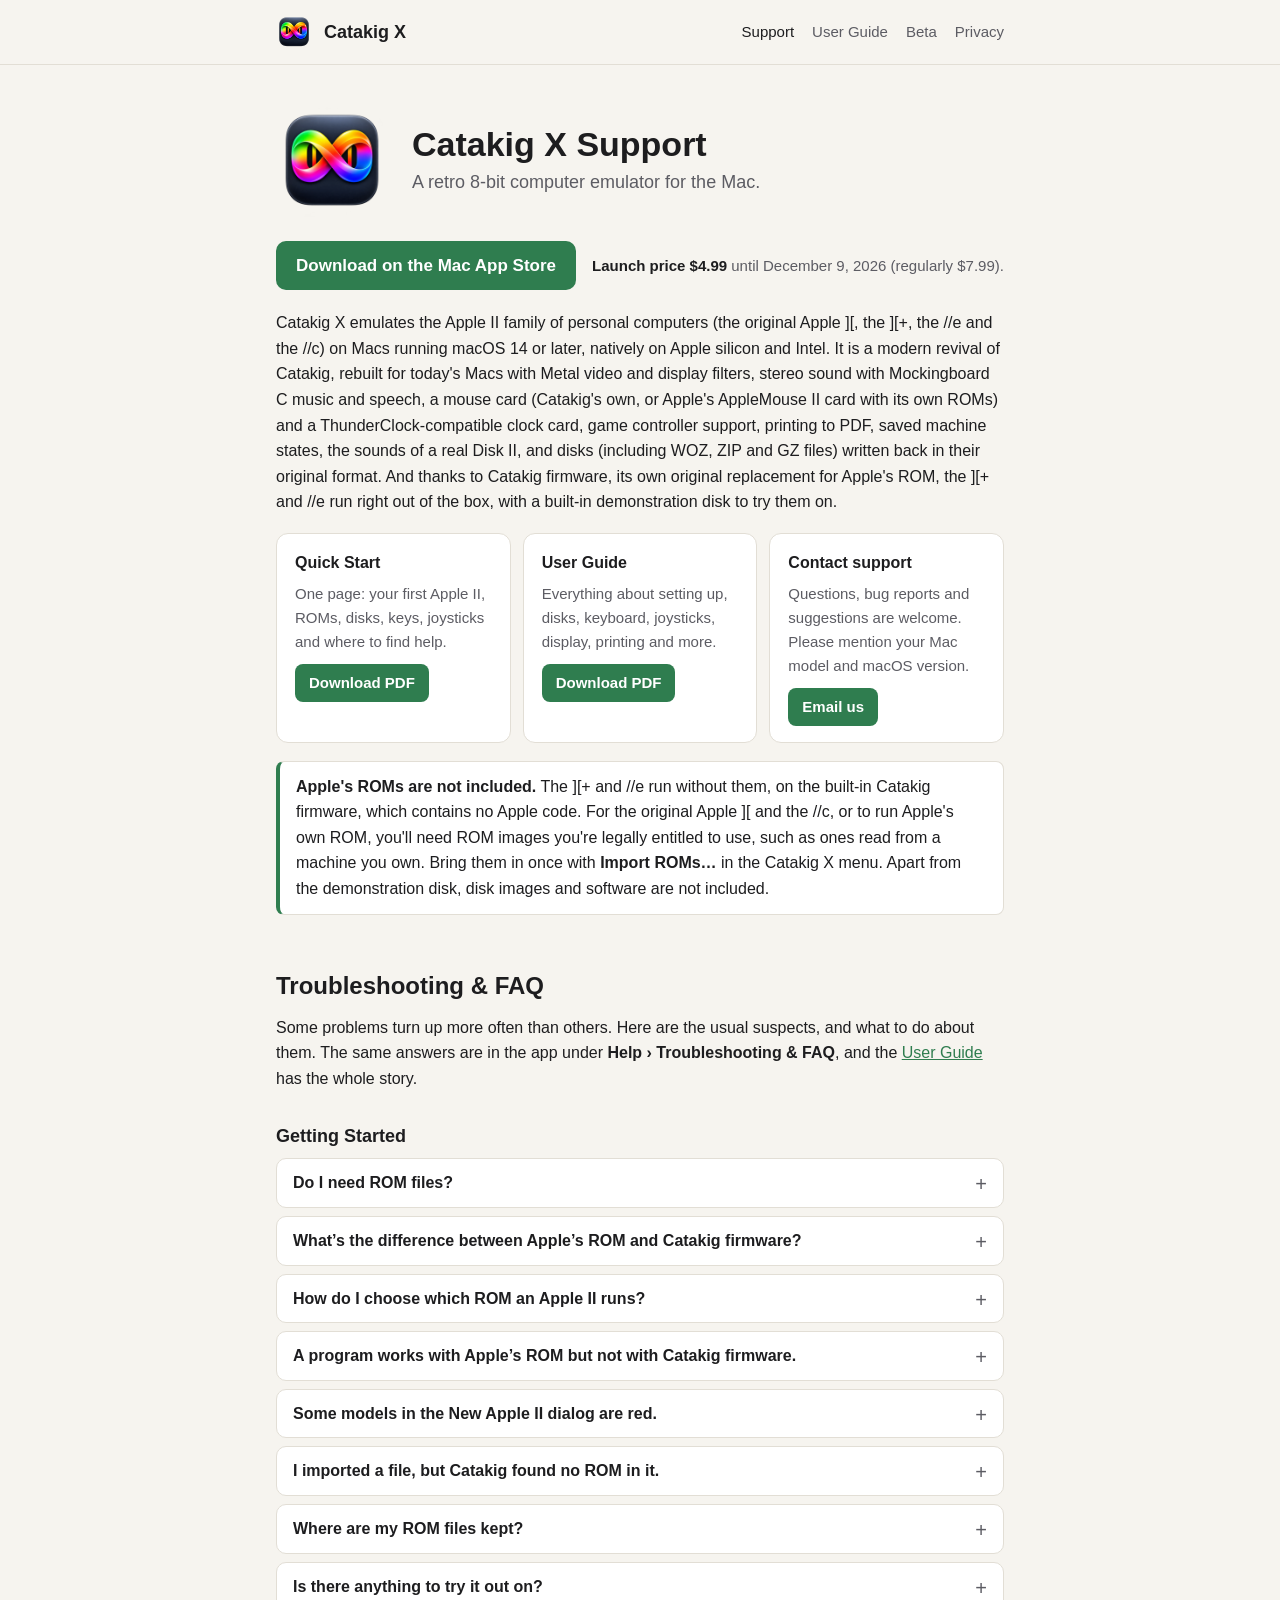
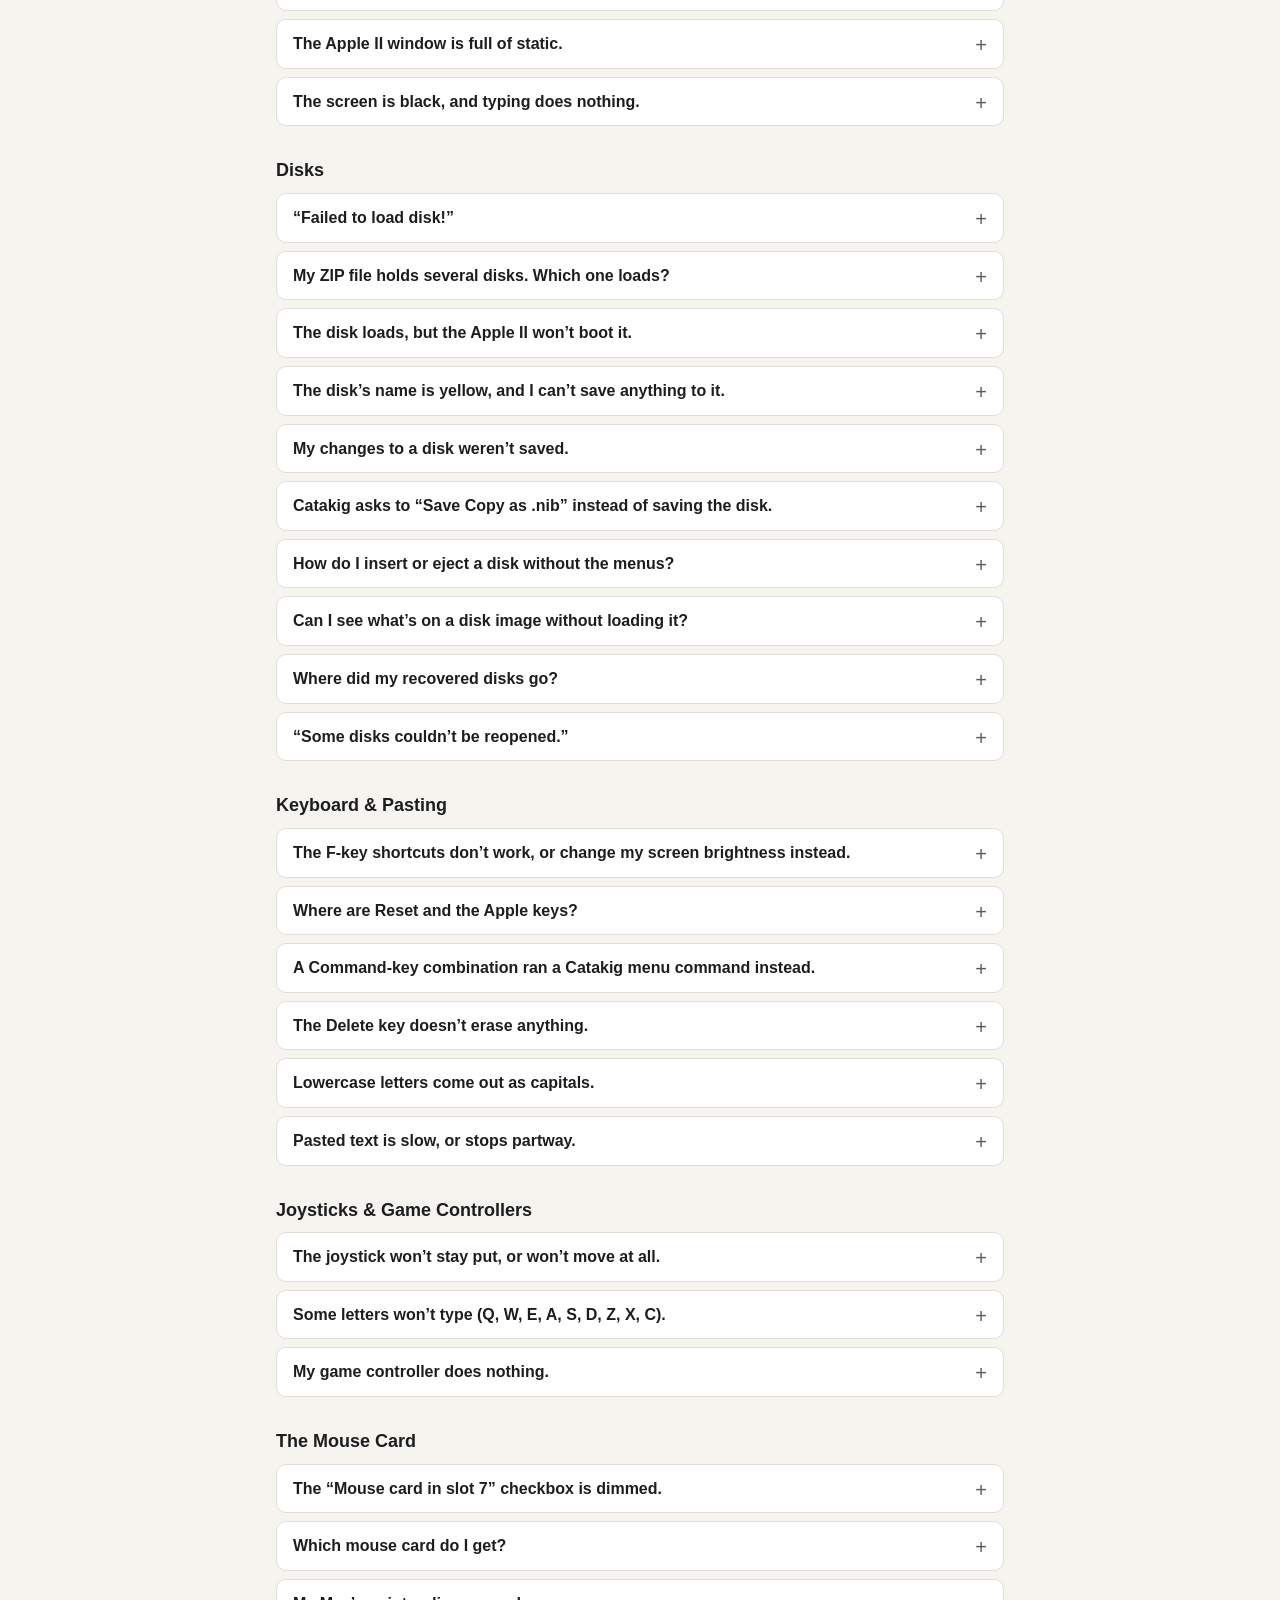
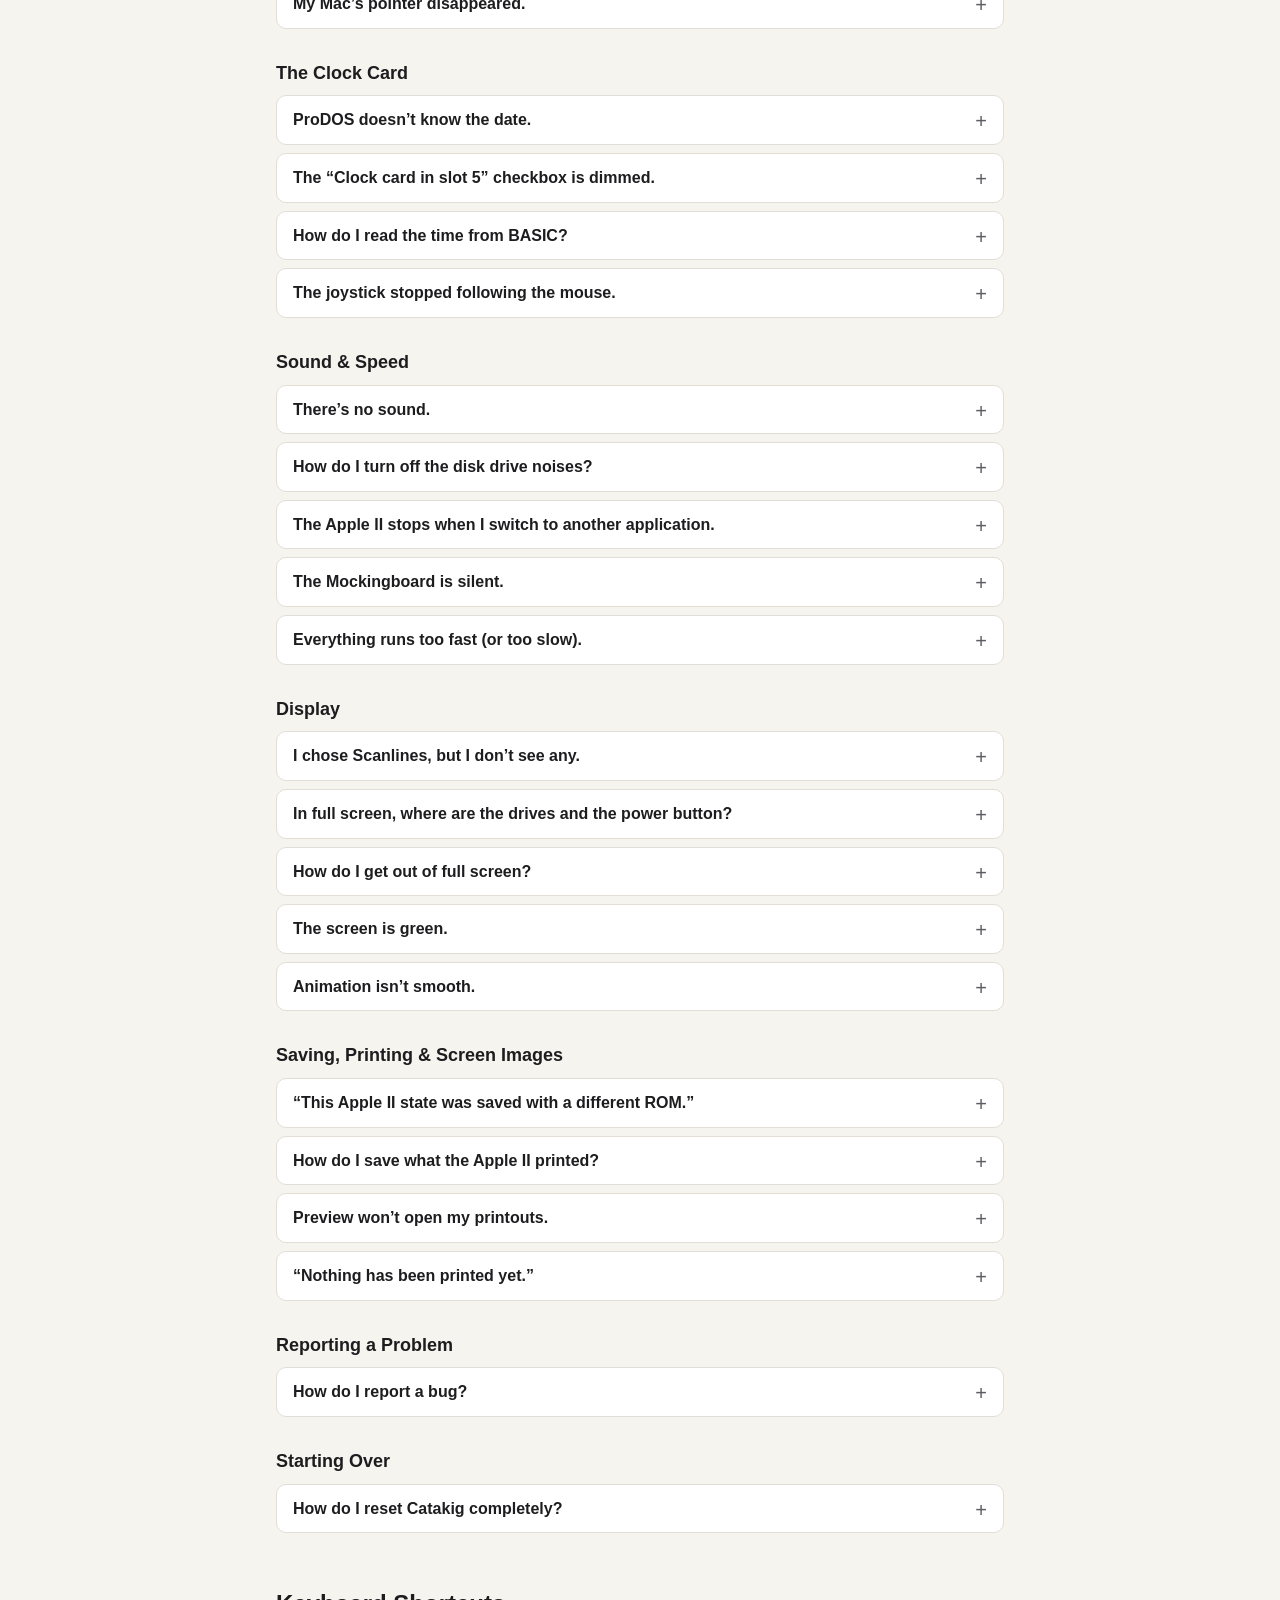
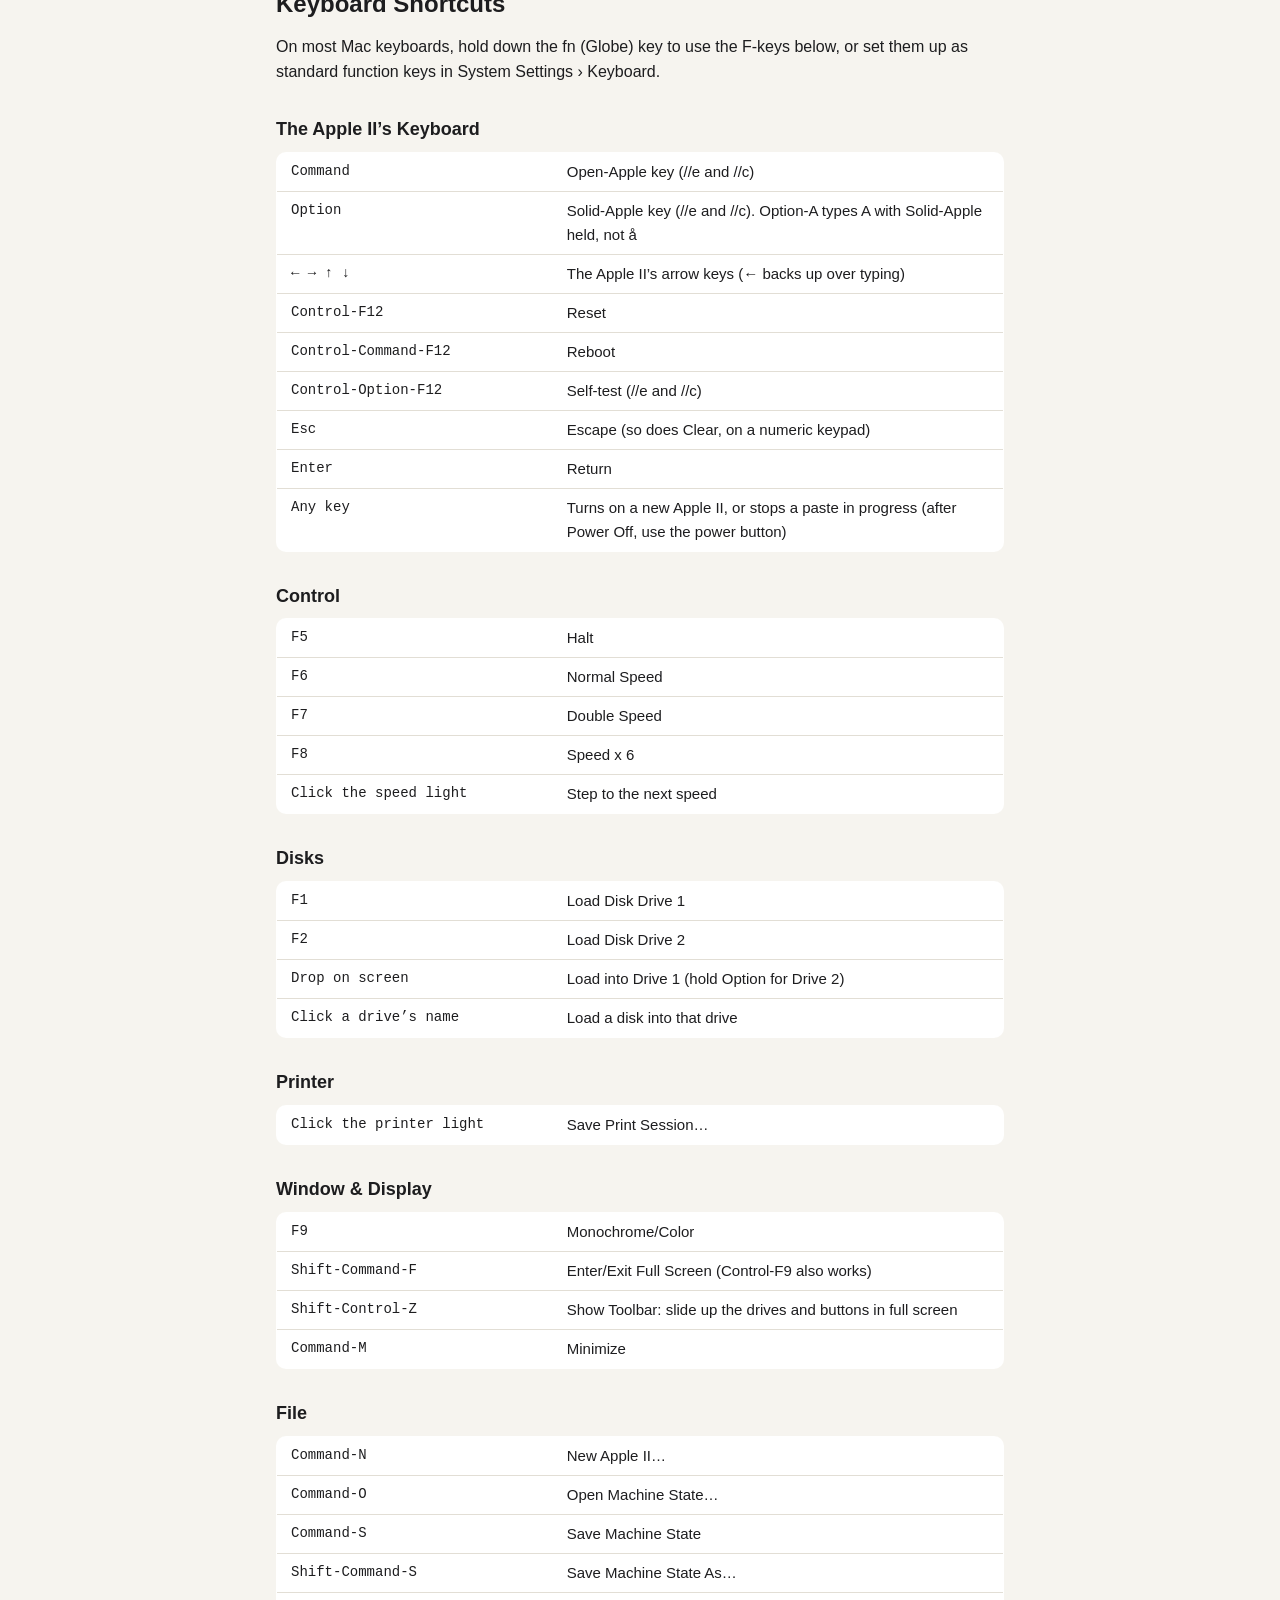
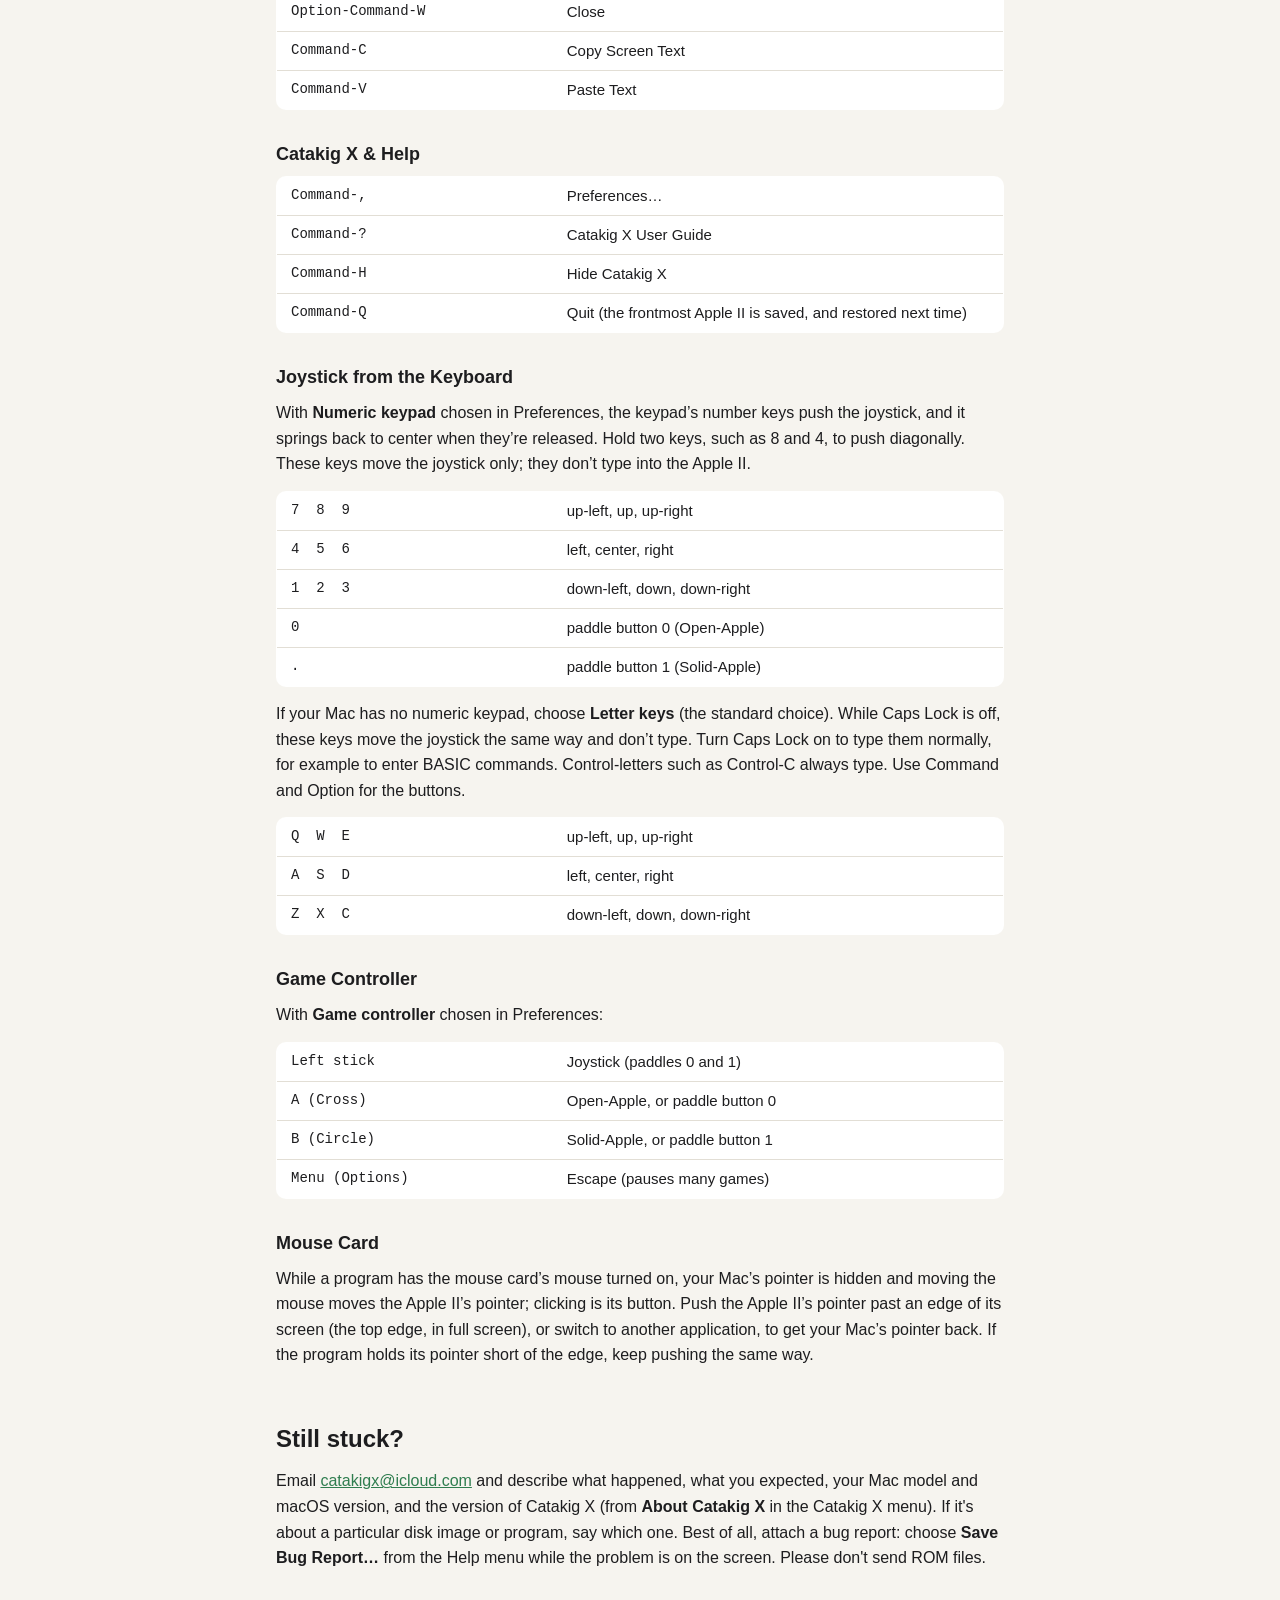
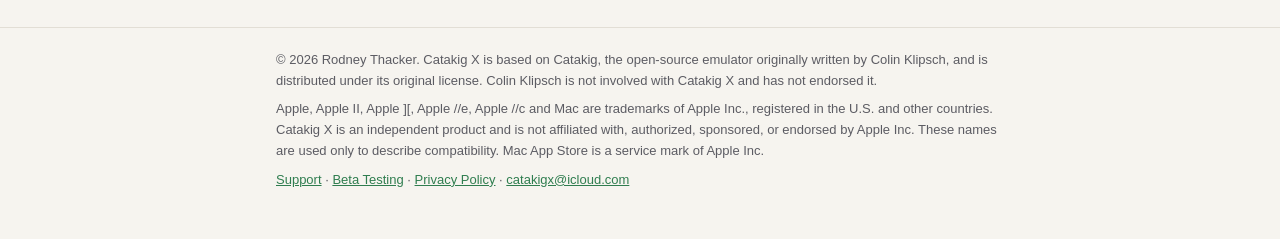
<file: docs/index.html>
<!doctype html>
<html lang="en">
<head>
<meta charset="utf-8">
<meta name="viewport" content="width=device-width, initial-scale=1">
<title>Catakig X Support</title>
<meta name="description" content="Support, FAQ and User Guide for Catakig X, a retro 8-bit computer emulator for the Mac.">
<link rel="icon" type="image/png" href="favicon.png">
<link rel="apple-touch-icon" href="icon.png">
<link rel="stylesheet" href="style.css">
</head>
<body>
<header class="site">
  <div class="wrap">
    <img src="icon.png" alt="" width="36" height="36">
    <a class="name" href="./">Catakig X</a>
    <nav>
      <a href="./" aria-current="page">Support</a>
      <a href="Catakig-X-User-Guide.pdf">User Guide</a>
      <a href="beta.html">Beta</a>
      <a href="privacy.html">Privacy</a>
    </nav>
  </div>
</header>
<main class="wrap">
<section class="hero">
  <img src="icon.png" alt="Catakig X app icon" width="112" height="112">
  <div>
    <h1>Catakig X Support</h1>
    <p>A retro 8-bit computer emulator for the Mac.</p>
  </div>
</section>

<div class="get">
  <a class="button big" href="https://apps.apple.com/us/app/catakig-x/id6828658053">Download on the Mac App Store</a>
  <!-- LAUNCH-PRICE:BEGIN  Launch price ends December 9, 2026. The script hides it after that date; delete this block (and the script below) whenever convenient. -->
  <p class="price" id="launch-price"><strong>Launch price $4.99</strong> until December 9, 2026 (regularly $7.99).</p>
  <script>
    if (new Date() >= new Date("2026-12-10T00:00:00-08:00")) document.getElementById("launch-price").hidden = true;
  </script>
  <!-- LAUNCH-PRICE:END -->
</div>

<p>Catakig X emulates the Apple II family of personal computers (the original <span class="nw">Apple ][</span>, the <span class="nw">][+</span>, the <span class="nw">//e</span> and the <span class="nw">//c</span>) on Macs running macOS 14 or later, natively on Apple silicon and Intel. It is a modern revival of Catakig, rebuilt for today's Macs with Metal video and display filters, stereo sound with Mockingboard C music and speech, a mouse card (Catakig's own, or Apple's AppleMouse II card with its own ROMs) and a ThunderClock-compatible clock card, game controller support, printing to PDF, saved machine states, the sounds of a real Disk II, and disks (including WOZ, ZIP and GZ files) written back in their original format. And thanks to Catakig firmware, its own original replacement for Apple's ROM, the <span class="nw">][+</span> and <span class="nw">//e</span> run right out of the box, with a built-in demonstration disk to try them on.</p>

<div class="cards">
  <div class="card">
    <h3>Quick Start</h3>
    <p>One page: your first Apple II, ROMs, disks, keys, joysticks and where to find help.</p>
    <a class="button" href="Catakig-X-Quick-Start.pdf">Download PDF</a>
  </div>
  <div class="card">
    <h3>User Guide</h3>
    <p>Everything about setting up, disks, keyboard, joysticks, display, printing and more.</p>
    <a class="button" href="Catakig-X-User-Guide.pdf">Download PDF</a>
  </div>
  <div class="card">
    <h3>Contact support</h3>
    <p>Questions, bug reports and suggestions are welcome. Please mention your Mac model and macOS version.</p>
    <a class="button" href="mailto:catakigx@icloud.com?subject=Catakig%20X%20support">Email us</a>
  </div>
</div>

<div class="note">
  <p style="margin:0"><strong>Apple's ROMs are not included.</strong> The <span class="nw">][+</span> and <span class="nw">//e</span> run without them, on the built-in Catakig firmware, which contains no Apple code. For the original <span class="nw">Apple ][</span> and the <span class="nw">//c</span>, or to run Apple's own ROM, you'll need ROM images you're legally entitled to use, such as ones read from a machine you own. Bring them in once with <b>Import ROMs…</b> in the Catakig X menu. Apart from the demonstration disk, disk images and software are not included.</p>
</div>

<h2 id="faq">Troubleshooting &amp; FAQ</h2>
<p>Some problems turn up more often than others. Here are the usual suspects, and what to do about them. The same answers are in the app under <b>Help › Troubleshooting &amp; FAQ</b>, and the <a href="Catakig-X-User-Guide.pdf">User Guide</a> has the whole story.</p>
<!-- FAQ:BEGIN -->
<h3 class="faq-group" id="faq-getting-started">Getting Started</h3>
<div class="faq">
<details>
<summary>Do I need ROM files?</summary>
<div class="answer">
<p>Not for the ][+ and //e. An Apple II won’t do anything at all without its
ROM, and Catakig X doesn’t include any Apple ROM, because it isn’t Catakig’s to
give away. Instead, it comes with <b>Catakig firmware</b>, its own replacement
for Apple’s ROM, written from scratch, so a ][+ or //e is ready to run as soon
as Catakig is installed.</p>
<p>The original ][ and the //c need Apple’s ROM, and so does running a ][+ or
//e on Apple’s own ROM. Choose <b>Import ROMs…</b>
from the Catakig X menu, and pick the ROM files you’ve made from an Apple II you
own, or a folder holding them. Catakig copies the ones it recognizes into its
own ROMs folder and tells you which models are now ready to run.</p>
</div>
</details>
<details>
<summary>What’s the difference between Apple’s ROM and Catakig firmware?</summary>
<div class="answer">
<p>Apple’s ROM is the real thing, so it runs everything the real machine ran.
Catakig firmware is new code that does the same jobs: it starts the machine,
boots disks, runs the Monitor, and has its own BASIC that works like
Applesoft. Most software can’t tell the difference, but a program that jumps
into the middle of Apple’s ROM, rather than using its documented entry points,
may misbehave. There is firmware for the ][+ and the enhanced //e, and for the
Disk II, mouse, and clock cards, but not for the original ][ or the //c, which need
Apple’s ROM.</p>
</div>
</details>
<details>
<summary>How do I choose which ROM an Apple II runs?</summary>
<div class="answer">
<p>With the <b>ROM</b> pop-up in the New Apple II dialog. Once you’ve imported
Apple’s ROM it’s chosen at first; pick Catakig firmware there to use that
instead, and the dialog remembers your choice for next time. Until you import
Apple’s ROM, the pop-up is dimmed and the ][+ and //e run on
Catakig firmware. Once the Apple II is made, hold the pointer
over the model emblem at the lower right of its window to see which one it
runs. The choice is saved with the Apple II’s state.</p>
</div>
</details>
<details>
<summary>A program works with Apple’s ROM but not with Catakig firmware.</summary>
<div class="answer">
<p>Some programs, copy-protected games in particular, depend on details of
Apple’s ROM that Catakig firmware doesn’t copy. If you have Apple’s ROM for that
model, make a new Apple II with Apple’s ROM chosen in the ROM pop-up, and run the
program there. (Changing the choice for an Apple II that already exists isn’t
possible.)</p>
</div>
</details>
<details>
<summary>Some models in the New Apple II dialog are red.</summary>
<div class="answer">
<p>Red means there’s no ROM yet for that model. The ][ and //c run only on
Apple’s ROM, so they stay red until you import it. Use the Import ROMs… button
right there in the dialog, then pick the model again. Each model has ROM of its
own; having one doesn’t give you the others.</p>
</div>
</details>
<details>
<summary>I imported a file, but Catakig found no ROM in it.</summary>
<div class="answer">
<p>Catakig recognizes the ROMs of the ][ and ][+ (12 KB), the enhanced //e
(16 KB), the //c models (16 or 32 KB), the Disk II controller card (256
bytes), and Apple’s mouse card (its 341-0270-C EPROM and its 6805’s 341-0269
ROM, 2 KB each), as well as Catakig firmware files (their names start with
“catakig-”; an imported one takes the place of the built-in one). A segment can be anywhere in its file, but it has to start at a
multiple of 256 bytes. Files from other Apple II models, from a different //e
revision, or with a header stuck on the front won’t be recognized. When you
import a folder, only the files directly inside it are looked at, not the ones
in folders within it.</p>
</div>
</details>
<details>
<summary>Where are my ROM files kept?</summary>
<div class="answer">
<p>In a ROMs folder inside Catakig’s own sandbox folder.
<b>Show ROM Folder</b> in the Catakig X menu opens it
in the Finder, if you want to see what’s there or remove something.</p>
</div>
</details>
<details>
<summary>Is there anything to try it out on?</summary>
<div class="answer">
<p>Yes: Catakig X comes with a demonstration disk. The first Apple II you make
starts with it, and <b>Open Demo Disk</b> in the Help menu puts it back in Drive 1
of the front Apple II and restarts it (asking first if Drive 1 holds another
disk). Its menu shows off graphics, sound, the Mockingboard, mouse, clock, and
printer, and has a few utilities and BASIC programs; press an item’s key to choose
it. It’s always write-protected, since it lives inside the application.</p>
</div>
</details>
<details>
<summary>The Apple II window is full of static.</summary>
<div class="answer">
<p>That’s a new Apple II waiting for its power to be turned on. Press the space
bar, or any regular key, and it will start up. The power button at the lower
left of the window does it too.</p>
</div>
</details>
<details>
<summary>The screen is black, and typing does nothing.</summary>
<div class="answer">
<p>The power is switched off. Click the power button at the lower left of the
window (it’s green while the power is on), or choose <b>Power On</b> from the
Control menu. Switching on again is a cold start, as on a real Apple II: memory
is cleared and the disk in Drive 1 boots. Reset and Reboot are dimmed while the
power is off.</p>
</div>
</details>
</div>
<h3 class="faq-group" id="faq-disks">Disks</h3>
<div class="faq">
<details>
<summary>“Failed to load disk!”</summary>
<div class="answer">
<p>Catakig didn’t recognize the file as a 5¼-inch disk image. It loads DSK, DO,
PO, NIB (and NYB), 2IMG (2MG), and WOZ files that hold 5¼-inch disks, and any of
those inside a ZIP or GZ file. Some things that look like disk images but
aren’t loadable yet:</p>
<p>• ShrinkIt and other Apple II archives, such as SHK, BXY, or SDK files.
Expand them first, with a utility such as NuLib.<br>
• ZIP files that are encrypted, or bigger than 16 MB.<br>
• 3½-inch disks (800 KB), including Disk Copy 4.2 images, and hard-disk
images. Catakig recognizes these, but has no drive to put them in.</p>
</div>
</details>
<details>
<summary>My ZIP file holds several disks. Which one loads?</summary>
<div class="answer">
<p>Catakig asks. When a ZIP file holds more than one disk image, a list of them
comes down over the window, in name order, so you can pick the one you want.
To use another disk from the same ZIP file later, load the ZIP file again and
pick that one.</p>
</div>
</details>
<details>
<summary>The disk loads, but the Apple II won’t boot it.</summary>
<div class="answer">
<p>Disks boot only from Drive 1. Load the disk there, then click the Reboot
button at the lower left of the window, or choose <b>Reboot</b> from the Control
menu. Not every disk is bootable, either: plenty
of them are data disks, which need another disk to start up first. If a DSK file
boots on another emulator but not here, try renaming it to end in .po instead;
a DSK file can hold either sector ordering, and Catakig has to guess which.</p>
</div>
</details>
<details>
<summary>The disk’s name is yellow, and I can’t save anything to it.</summary>
<div class="answer">
<p>Yellow means write-protected, and green means writeable. Catakig decides
when the disk is loaded, from the file itself: a locked file (see the Finder’s
Get Info window), a file you don’t have permission to change, a file on a
read-only volume such as a mounted disk image, and a 2IMG file locked in its
header all load write-protected. Fix the file, then load the disk again;
changing it while it’s in the drive has no effect. If the same disk is loaded
in two drives, only one of them can write to it.</p>
<p>Disks from ZIP and GZ files, and WOZ disks, always load write-protected,
because Catakig can’t write changes back into them. To write to one, expand the
ZIP or GZ file in the Finder and load the disk image inside it, or, for a WOZ
disk, make a copy in another format with a disk utility.</p>
</div>
</details>
<details>
<summary>My changes to a disk weren’t saved.</summary>
<div class="answer">
<p>Catakig writes a disk’s changes back into its file when the disk is
<i>unloaded</i>: when another disk replaces it, when you choose an Unload Drive
command, or when the Apple II is closed. Not before. The disks in the frontmost
Apple II stay in its drives when you quit, as part of the state Catakig saves
automatically, and are written back when they’re eventually unloaded.</p>
</div>
</details>
<details>
<summary>Catakig asks to “Save Copy as .nib” instead of saving the disk.</summary>
<div class="answer">
<p>The software wrote tracks that a DO, PO, or 2IMG file has no way of storing.
Copy-protected disks do this all the time, and so do some programs that format
disks their own way. Catakig won’t mangle the original file to make the changes
fit, so it offers a choice: save the whole disk, changes included, as a new NIB
file (which can hold anything a real disk can), or discard the changes, or
cancel and leave the disk in the drive. If you’ll be writing to a
copy-protected disk often, keep a NIB copy of it and use that.</p>
</div>
</details>
<details>
<summary>How do I insert or eject a disk without the menus?</summary>
<div class="answer">
<p>Click a drive’s name box, below the screen, to choose a disk for that drive,
or drop a disk image on it from the Finder. The eject button beside the name box
takes the disk out (writing any changes back first, as the Unload Drive commands
in the Peripherals menu do).</p>
</div>
</details>
<details>
<summary>Can I see what’s on a disk image without loading it?</summary>
<div class="answer">
<p>Yes, in the Finder. Select a disk image and press the space bar: Quick Look
shows the disk’s catalog, for DOS 3.3, ProDOS, and Apple Pascal disks. Disk
icons in the Finder show the catalog too, on a little green screen.</p>
</div>
</details>
<details>
<summary>Where did my recovered disks go?</summary>
<div class="answer">
<p>When Catakig can’t ask about a disk like that (when you quit with several
Apple IIs open, for instance) it saves a NIB copy for you in its Recovered Disks
folder. <b>Show Recovered Disks</b> in the
Help menu opens it.</p>
</div>
</details>
<details>
<summary>“Some disks couldn’t be reopened.”</summary>
<div class="answer">
<p>A saved Apple II state remembers its disks by where they were, not by
copying them. If a disk image has been moved, renamed, or deleted since the
state was saved, or is on a drive that isn’t connected now, Catakig can’t get it
back, and leaves that drive empty. Load the disk again yourself. (Once you do,
the next saved state will remember the new location.)</p>
</div>
</details>
</div>
<h3 class="faq-group" id="faq-keyboard-and-pasting">Keyboard &amp; Pasting</h3>
<div class="faq">
<details>
<summary>The F-key shortcuts don’t work, or change my screen brightness instead.</summary>
<div class="answer">
<p>Many of Catakig’s commands are on function keys, as the
<a href="#shortcuts">Keyboard Shortcuts</a> list shows. On
most Mac keyboards, the top row controls brightness, volume, and so on unless
you hold down the <b>fn</b> (or Globe) key. Hold it while pressing the F-key, or
turn on “Use F1, F2, etc. keys as standard function keys” in System Settings
› Keyboard › Keyboard Shortcuts › Function Keys. If a key is also used by a
macOS shortcut (Mission Control likes F11 and F12), turn that shortcut off in
System Settings, or use the menu command instead.</p>
</div>
</details>
<details>
<summary>Where are Reset and the Apple keys?</summary>
<div class="answer">
<p>Reset is Control-F12, which is about as close to the real Control-Reset as a
Mac keyboard allows, and Reboot is Control-Command-F12. On the Mac, Command
stands in for the Open-Apple key and Option for the Solid-Apple key. (So, to
reboot a //e the old-fashioned way, hold Command and Control and press
F12, and to run its self-test, hold Option and Control and press F12.) While
Option is held, keys type their plain letters, so Option-A is Solid-Apple-A,
not “å”.</p>
</div>
</details>
<details>
<summary>A Command-key combination ran a Catakig menu command instead.</summary>
<div class="answer">
<p>Catakig’s own shortcuts come first. Command-C, for instance, is Copy Screen
Text, and Command-V is Paste Text. Programs that read Open-Apple with another
key will see the ones that Catakig isn’t using.</p>
</div>
</details>
<details>
<summary>The Delete key doesn’t erase anything.</summary>
<div class="answer">
<p>On an Apple II, the left arrow key is the one that backs up over what you
typed. The Mac’s Delete key sends the Apple’s DELETE character, which few
programs pay attention to, and which the ][ and ][+ didn’t have.</p>
</div>
</details>
<details>
<summary>Lowercase letters come out as capitals.</summary>
<div class="answer">
<p>That’s the Apple ][ and ][+ for you: they have no lowercase, so Catakig
types capitals instead. The //e and //c have lowercase, though plenty of
software expects you to type in capitals anyway. Check your Caps Lock key.</p>
</div>
</details>
<details>
<summary>Pasted text is slow, or stops partway.</summary>
<div class="answer">
<p>Paste Text types the text into the Apple II one keystroke at a time, at
whatever pace the running program reads them, so a long BASIC listing can take
a while. Any key you press stops the paste, and so does Reset. Choosing a
faster speed in the Control menu makes it go faster. Characters an Apple II
can’t type are left out, and curly quotes and dashes become plain ones.</p>
</div>
</details>
</div>
<h3 class="faq-group" id="faq-joysticks-and-game-controllers">Joysticks &amp; Game Controllers</h3>
<div class="faq">
<details>
<summary>The joystick won’t stay put, or won’t move at all.</summary>
<div class="answer">
<p>Choose how the joystick is controlled in Catakig’s Preferences window.
With <b>Mouse</b>, the pointer’s position on your screen is the stick’s
position. With <b>Numeric keypad</b>, the keypad’s 1–9 keys push the stick in
their directions (5 is center), keypad 0 and . are the two buttons, and the
stick springs back to center when you let go. If your Mac has no numeric
keypad, choose <b>Letter keys</b> (the standard choice), which uses
Q W E / A S D / Z X C the same way while Caps Lock is off. Joystick keys move
the stick only and don’t type into the Apple II. With <b>Game
controller</b>, the controller’s left stick drives it.</p>
</div>
</details>
<details>
<summary>Some letters won’t type (Q, W, E, A, S, D, Z, X, C).</summary>
<div class="answer">
<p>With <b>Letter keys</b> chosen in Preferences, those keys drive the
joystick while Caps Lock is off. Turn Caps Lock on to type them, or choose a
different joystick setting.</p>
</div>
</details>
<details>
<summary>My game controller does nothing.</summary>
<div class="answer">
<p>Make sure it’s connected to the Mac (by Bluetooth or USB) and shows up in
System Settings › Game Controllers, and that Game controller is chosen in
Catakig’s Preferences. The A (Cross) button is Open-Apple, or paddle button 0,
and B (Circle) is Solid-Apple, or paddle button 1. The Menu (Options) button
types Escape, which pauses many games.</p>
</div>
</details>
</div>
<h3 class="faq-group" id="faq-the-mouse-card">The Mouse Card</h3>
<div class="faq">
<details>
<summary>The “Mouse card in slot 7” checkbox is dimmed.</summary>
<div class="answer">
<p>The //c has no slots, so it can’t have a mouse card; the box is available
for the other models. Like the Mockingboard, the card is installed when an
Apple II is created, so check the box then.</p>
</div>
</details>
<details>
<summary>Which mouse card do I get?</summary>
<div class="answer">
<p>Catakig X has two. Its own card, with Catakig firmware built in, works with
software that uses the mouse through the card’s firmware, including BASIC’s
IN#7. Apple’s AppleMouse II card runs Apple’s own mouse card ROMs, so it also
works with software that programs the card’s hardware directly. For that one,
import both of its ROMs (341-0270-C and 341-0269) with
<b>Import ROMs…</b>; the summary says when both are
there. An Apple II running Apple’s ROM then gets Apple’s card, and one running
Catakig firmware gets Catakig’s. Once Apple’s mouse ROMs are imported, the
checkbox’s tooltip in the New Apple II dialog says this too.</p>
</div>
</details>
<details>
<summary>My Mac’s pointer disappeared.</summary>
<div class="answer">
<p>A program has turned on the Apple II’s mouse, and draws its own pointer
instead. While it’s on, moving your mouse moves the Apple II’s pointer, and
clicking is the mouse button. To get your Mac’s pointer back, push the Apple
II’s pointer past an edge of its screen (in full screen, the top edge), or switch
to another application. If the program stops its pointer short of the edge, keep
pushing the same way and your pointer comes free. It’s also free whenever a menu
is open, and until you click on the Apple II’s screen again. It comes back for
good when the program turns the mouse off.</p>
</div>
</details>
</div>
<h3 class="faq-group" id="faq-the-clock-card">The Clock Card</h3>
<div class="faq">
<details>
<summary>ProDOS doesn’t know the date.</summary>
<div class="answer">
<p>The Apple II needs the clock card for that, and it’s installed when an Apple
II is created: check <b>Clock card in slot 5</b> in the New Apple II dialog. The
card works like a ThunderClock Plus, which ProDOS and most clock-aware programs
find by themselves, and it keeps your Mac’s local date and time. The //c has no
slots, so it can’t have one.</p>
</div>
</details>
<details>
<summary>The “Clock card in slot 5” checkbox is dimmed.</summary>
<div class="answer">
<p>Either the model is a //c, or the clock card’s firmware (catakig-clock.rom)
isn’t installed. It normally comes built in; if it’s missing, import it with
<b>Import ROMs…</b>.</p>
</div>
</details>
<details>
<summary>How do I read the time from BASIC?</summary>
<div class="answer">
<p>The ThunderClock way: <code>PR#5</code> and <code>IN#5</code>, then
<code>INPUT</code> a string. Send <code>%</code> first for a 12-hour time
(“TUE MAY 12 4:32:55 PM”), <code>&amp;</code> for a 24-hour time, or
<code>#</code> for just the numbers. Then <code>PR#0</code> and <code>IN#0</code>
to get the screen and keyboard back. A program that sets the clock changes only
the Apple II’s time, never the Mac’s.</p>
</div>
</details>
<details>
<summary>The joystick stopped following the mouse.</summary>
<div class="answer">
<p>With a mouse card installed, the pointer drives the mouse card instead of the
joystick. Make a new Apple II without the mouse card for games that use a
joystick, or choose another joystick setting in Preferences.</p>
</div>
</details>
</div>
<h3 class="faq-group" id="faq-sound-and-speed">Sound &amp; Speed</h3>
<div class="faq">
<details>
<summary>There’s no sound.</summary>
<div class="answer">
<p>Check the Mac’s volume, and which device sound is going to (the Sound
section of System Settings, or Control Center). Only the frontmost Apple II
runs, and only while Catakig is the frontmost application; a halted Apple II,
or one in a window behind another, is silent. If you change sound devices while
Catakig is running and the sound doesn’t follow, quit Catakig and open it
again.</p>
</div>
</details>
<details>
<summary>How do I turn off the disk drive noises?</summary>
<div class="answer">
<p>Catakig plays the sounds of a real Disk II: the motor, the head stepping and
rattling, and the door as disks go in and out, plus the power switch. Turn them
off in the Sounds section of Catakig’s Preferences window, with the <b>Disk
drives</b> and <b>Power switch</b> checkboxes.</p>
</div>
</details>
<details>
<summary>The Apple II stops when I switch to another application.</summary>
<div class="answer">
<p>That’s on purpose. Emulation happens only in the frontmost Apple II, and only
while Catakig is in front, so that it doesn’t compete with whatever you’re doing
instead. It carries on from the same spot when you come back.</p>
</div>
</details>
<details>
<summary>The Mockingboard is silent.</summary>
<div class="answer">
<p>The Mockingboard is installed when an Apple II is created, so the
<b>Mockingboard in slot 2</b> checkbox in the New Apple II dialog needs to be
checked then. The //c has no slots, so it can’t have one. Most Mockingboard
software searches the slots and will find it in slot 2, but a few programs look
only in slot 4, where Catakig has a memory card, and those won’t find it. The
speech chip is an approximation: robotic, as it was on the real card, but not
exactly the same robot.</p>
</div>
</details>
<details>
<summary>Everything runs too fast (or too slow).</summary>
<div class="answer">
<p>The speed is in the Control menu: Normal Speed is the Apple II’s own 1 MHz.
The light at the lower right of the window shows the current speed, and
clicking it steps to the next one. A pause sign means the Apple II is halted, so
choose Normal Speed (F6), or click the light, to get it going again.</p>
</div>
</details>
</div>
<h3 class="faq-group" id="faq-display">Display</h3>
<div class="faq">
<details>
<summary>I chose Scanlines, but I don’t see any.</summary>
<div class="answer">
<p>Scanlines need room. They appear only when the Apple II’s screen is at least
three times its original height; in a smaller window you get Sharp Pixels
instead. Make the window bigger, or go full screen.</p>
</div>
</details>
<details>
<summary>In full screen, where are the drives and the power button?</summary>
<div class="answer">
<p>Choose Show Toolbar from the View menu, or press Shift-Control-Z, and the bar
from the bottom of the window slides up. It goes away when you press the keys
again, click elsewhere, or after five seconds. Your Mac’s pointer is free while
it’s up, even when a program has the Apple II’s mouse on.</p>
</div>
</details>
<details>
<summary>How do I get out of full screen?</summary>
<div class="answer">
<p>Choose Exit Full Screen from the View menu, or press Shift-Command-F (or
Control-F9). If the Mac’s pointer is hidden by a program using the mouse card,
move it to the top of the screen first, to reach the menu bar.</p>
</div>
</details>
<details>
<summary>The screen is green.</summary>
<div class="answer">
<p>That’s the monochrome monitor. Monochrome/Color in the Window menu (F9)
switches it, and the monochrome hue is in the Preferences window, in case
you’d rather have amber.</p>
</div>
</details>
<details>
<summary>Animation isn’t smooth.</summary>
<div class="answer">
<p>Composite Color (NTSC), in View › Display, does the most work of the display
filters; try turning it off. Quitting busy applications in the background
helps too.</p>
</div>
</details>
</div>
<h3 class="faq-group" id="faq-saving-printing-and-screen-images">Saving, Printing &amp; Screen Images</h3>
<div class="faq">
<details>
<summary>“This Apple II state was saved with a different ROM.”</summary>
<div class="answer">
<p>The state was saved while a different ROM was installed than the one there
now. Catakig restores it anyway, with today’s ROM. Most software won’t notice,
but programs that depend on the exact ROM version might misbehave. A state also
remembers whether it ran Apple’s ROM or Catakig firmware; if that one is no
longer installed, it runs on the other. If a state needs ROM for a model you
haven’t imported at all, it can’t be opened until you import it.</p>
</div>
</details>
<details>
<summary>How do I save what the Apple II printed?</summary>
<div class="answer">
<p>Click the printer light below the screen, or choose Save Print Session… from
the Peripherals menu, and pick a format. <b>PDF (text only)</b>, the standard
choice, lays the text out on Letter-size pages and opens in Preview. Plain
ASCII makes a text file, Epson to PostScript keeps an Epson printer’s graphics
and type styles, and Raw bytes saves exactly what the printer received. The
session isn’t erased by saving; Clear Print Session in the Peripherals menu
starts it afresh.</p>
</div>
</details>
<details>
<summary>Preview won’t open my printouts.</summary>
<div class="answer">
<p>Epson printouts are PostScript files, and Preview stopped opening PostScript
in macOS 13. For text, save the session as PDF (text only) instead. To keep an
Epson printout’s graphics, convert the PostScript file to PDF with a tool such
as ps2pdf from the free Ghostscript package.</p>
</div>
</details>
<details>
<summary>“Nothing has been printed yet.”</summary>
<div class="answer">
<p>The print session is empty. Most Apple II software prints to slot 1,
which is where Catakig’s printer is; in BASIC, <code>PR#1</code> sends output to
it, and <code>PR#0</code> sends it back to the screen.</p>
</div>
</details>
</div>
<h3 class="faq-group" id="faq-reporting-a-problem">Reporting a Problem</h3>
<div class="faq">
<details>
<summary>How do I report a bug?</summary>
<div class="answer">
<p>While the problem is on the screen, choose Help &gt; Save Bug Report. The
Apple II pauses, and Catakig asks where to save a .zip file. Say in a sentence
or two what happened and what you expected, then click Save. Send the file to
the developer along with your report; nothing is sent automatically.</p>
<p>The report holds the Apple II’s complete state (so the developer can open it
and see exactly what you saw), a picture of its screen, a summary of the machine,
the instructions it ran most recently, the errors and warnings Catakig has
shown lately, and the versions of Catakig and macOS.
Code in Apple’s ROM is left out of the text. Of your files, only the disk
image names appear (and the disks themselves, if you include them), plus any
file named in an error message, with your home folder shortened to ~.</p>
<p>Leave “Include the disks in the drives” checked unless the disks are private:
without them, most problems can’t be reproduced.</p>
</div>
</details>
</div>
<h3 class="faq-group" id="faq-starting-over">Starting Over</h3>
<div class="faq">
<details>
<summary>How do I reset Catakig completely?</summary>
<div class="answer">
<p>Everything Catakig keeps for itself (its preferences, imported ROM files,
automatically saved state, recovered disks, and error log) lives in one folder:
Library/Containers/com.rodneythacker.CatakigX in your home folder. Quit Catakig and
delete that folder to start again from scratch. Your imported ROM files go with
it, so you’ll need to import them again. Your own disk images and saved states,
wherever you keep them, are not touched.</p>
</div>
</details>
</div>
<!-- FAQ:END -->


<h2 id="shortcuts">Keyboard Shortcuts</h2>
<p>On most Mac keyboards, hold down the fn (Globe) key to use the F-keys below, or set them up as standard function keys in System Settings › Keyboard.</p>
<!-- SHORTCUTS:BEGIN -->
<h3 class="faq-group">The Apple II’s Keyboard</h3>
<table class="keys">
<tr><td class="key">Command</td><td>Open-Apple key (//e and //c)</td></tr>
<tr><td class="key">Option</td><td>Solid-Apple key (//e and //c). Option-A types A with Solid-Apple held, not å</td></tr>
<tr><td class="key">← → ↑ ↓</td><td>The Apple II’s arrow keys (← backs up over typing)</td></tr>
<tr><td class="key">Control-F12</td><td>Reset</td></tr>
<tr><td class="key">Control-Command-F12</td><td>Reboot</td></tr>
<tr><td class="key">Control-Option-F12</td><td>Self-test (//e and //c)</td></tr>
<tr><td class="key">Esc</td><td>Escape (so does Clear, on a numeric keypad)</td></tr>
<tr><td class="key">Enter</td><td>Return</td></tr>
<tr><td class="key">Any key</td><td>Turns on a new Apple II, or stops a paste in progress (after Power Off, use the power button)</td></tr>
</table>

<h3 class="faq-group">Control</h3>
<table class="keys">
<tr><td class="key">F5</td><td>Halt</td></tr>
<tr><td class="key">F6</td><td>Normal Speed</td></tr>
<tr><td class="key">F7</td><td>Double Speed</td></tr>
<tr><td class="key">F8</td><td>Speed x 6</td></tr>
<tr><td class="key">Click the speed light</td><td>Step to the next speed</td></tr>
</table>

<h3 class="faq-group">Disks</h3>
<table class="keys">
<tr><td class="key">F1</td><td>Load Disk Drive 1</td></tr>
<tr><td class="key">F2</td><td>Load Disk Drive 2</td></tr>
<tr><td class="key">Drop on screen</td><td>Load into Drive 1 (hold Option for Drive 2)</td></tr>
<tr><td class="key">Click a drive’s name</td><td>Load a disk into that drive</td></tr>
</table>

<h3 class="faq-group">Printer</h3>
<table class="keys">
<tr><td class="key">Click the printer light</td><td>Save Print Session…</td></tr>
</table>

<h3 class="faq-group">Window &amp; Display</h3>
<table class="keys">
<tr><td class="key">F9</td><td>Monochrome/Color</td></tr>
<tr><td class="key">Shift-Command-F</td><td>Enter/Exit Full Screen (Control-F9 also works)</td></tr>
<tr><td class="key">Shift-Control-Z</td><td>Show Toolbar: slide up the drives and buttons in full screen</td></tr>
<tr><td class="key">Command-M</td><td>Minimize</td></tr>
</table>

<h3 class="faq-group">File</h3>
<table class="keys">
<tr><td class="key">Command-N</td><td>New Apple II…</td></tr>
<tr><td class="key">Command-O</td><td>Open Machine State…</td></tr>
<tr><td class="key">Command-S</td><td>Save Machine State</td></tr>
<tr><td class="key">Shift-Command-S</td><td>Save Machine State As…</td></tr>
<tr><td class="key">Option-Command-W</td><td>Close</td></tr>
<tr><td class="key">Command-C</td><td>Copy Screen Text</td></tr>
<tr><td class="key">Command-V</td><td>Paste Text</td></tr>
</table>

<h3 class="faq-group">Catakig X &amp; Help</h3>
<table class="keys">
<tr><td class="key">Command-,</td><td>Preferences…</td></tr>
<tr><td class="key">Command-?</td><td>Catakig X User Guide</td></tr>
<tr><td class="key">Command-H</td><td>Hide Catakig X</td></tr>
<tr><td class="key">Command-Q</td><td>Quit (the frontmost Apple II is saved, and restored next time)</td></tr>
</table>

<h3 class="faq-group">Joystick from the Keyboard</h3>
<p>With <b>Numeric keypad</b> chosen in Preferences, the keypad’s number keys
push the joystick, and it springs back to center when they’re released. Hold
two keys, such as 8 and 4, to push diagonally. These keys move the joystick
only; they don’t type into the Apple II.</p>
<table class="keys">
<tr><td class="key">7  8  9</td><td>up-left, up, up-right</td></tr>
<tr><td class="key">4  5  6</td><td>left, center, right</td></tr>
<tr><td class="key">1  2  3</td><td>down-left, down, down-right</td></tr>
<tr><td class="key">0</td><td>paddle button 0 (Open-Apple)</td></tr>
<tr><td class="key">.</td><td>paddle button 1 (Solid-Apple)</td></tr>
</table>
<p>If your Mac has no numeric keypad, choose <b>Letter keys</b> (the
standard choice). While Caps Lock is off, these keys move the joystick the same
way and don’t type. Turn Caps Lock on to type them normally, for example to
enter BASIC commands. Control-letters such as Control-C always type. Use Command
and Option for the buttons.</p>
<table class="keys">
<tr><td class="key">Q  W  E</td><td>up-left, up, up-right</td></tr>
<tr><td class="key">A  S  D</td><td>left, center, right</td></tr>
<tr><td class="key">Z  X  C</td><td>down-left, down, down-right</td></tr>
</table>

<h3 class="faq-group">Game Controller</h3>
<p>With <b>Game controller</b> chosen in Preferences:</p>
<table class="keys">
<tr><td class="key">Left stick</td><td>Joystick (paddles 0 and 1)</td></tr>
<tr><td class="key">A (Cross)</td><td>Open-Apple, or paddle button 0</td></tr>
<tr><td class="key">B (Circle)</td><td>Solid-Apple, or paddle button 1</td></tr>
<tr><td class="key">Menu (Options)</td><td>Escape (pauses many games)</td></tr>
</table>

<h3 class="faq-group">Mouse Card</h3>
<p>While a program has the mouse card’s mouse turned on, your Mac’s pointer is
hidden and moving the mouse moves the Apple II’s pointer; clicking is its
button. Push the Apple II’s pointer past an edge of its screen (the top edge,
in full screen), or switch to another application, to get your Mac’s pointer
back. If the program holds its pointer short of the edge, keep pushing the same
way.</p>
<!-- SHORTCUTS:END -->




<h2 id="contact">Still stuck?</h2>
<p>Email <a href="mailto:catakigx@icloud.com?subject=Catakig%20X%20support">catakigx@icloud.com</a> and describe what happened, what you expected, your Mac model and macOS version, and the version of Catakig X (from <b>About Catakig X</b> in the Catakig X menu). If it's about a particular disk image or program, say which one. Best of all, attach a bug report: choose <b>Save Bug Report…</b> from the Help menu while the problem is on the screen. Please don't send ROM files.</p>
</main>
<footer class="site">
  <div class="wrap">
    <p>© 2026 Rodney Thacker. Catakig X is based on Catakig, the open-source emulator originally written by Colin Klipsch, and is distributed under its original license. Colin Klipsch is not involved with Catakig X and has not endorsed it.</p>
    <p>Apple, Apple II, Apple ][, Apple //e, Apple //c and Mac are trademarks of Apple Inc., registered in the U.S. and other countries. Catakig X is an independent product and is not affiliated with, authorized, sponsored, or endorsed by Apple Inc. These names are used only to describe compatibility. Mac App Store is a service mark of Apple Inc.</p>
    <p><a href="./">Support</a> · <a href="beta.html">Beta Testing</a> · <a href="privacy.html">Privacy Policy</a> · <a href="mailto:catakigx@icloud.com">catakigx@icloud.com</a></p>
  </div>
</footer>
</body>
</html>
</file>
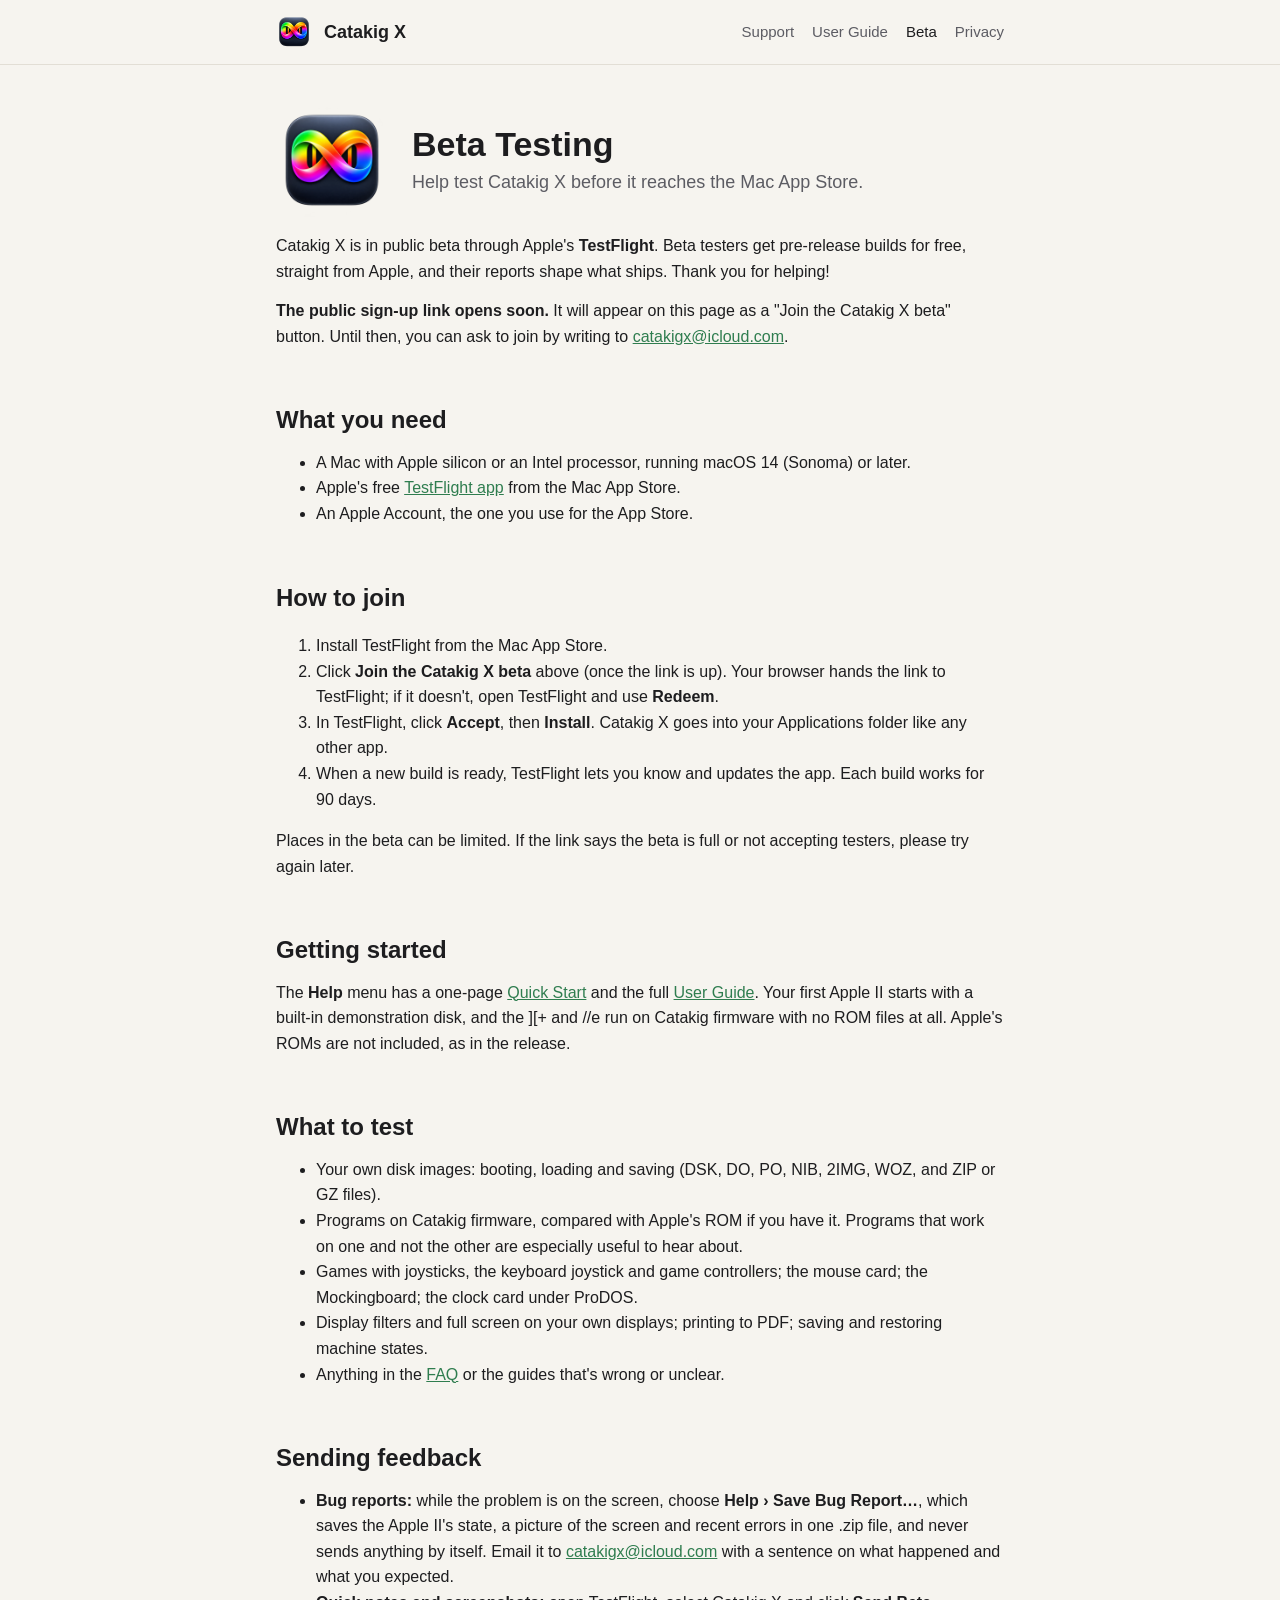
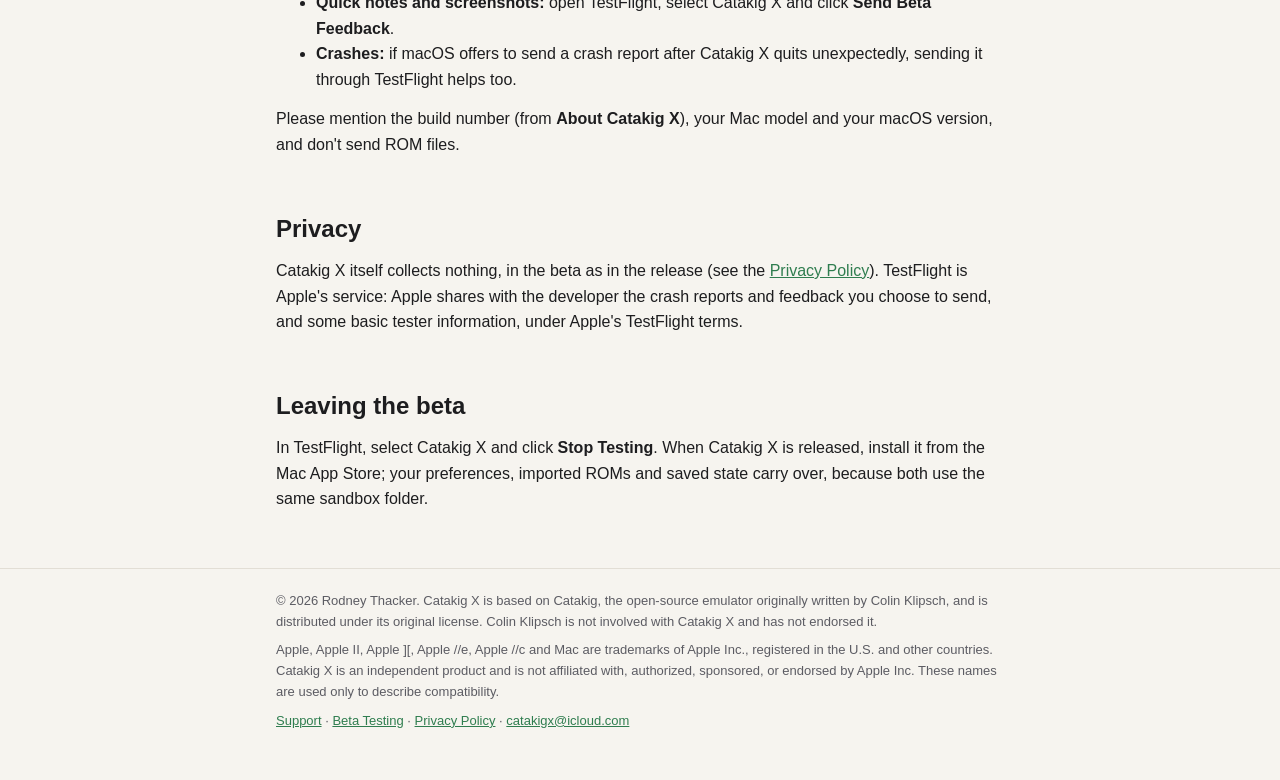
<file: docs/beta.html>
<!doctype html>
<html lang="en">
<head>
<meta charset="utf-8">
<meta name="viewport" content="width=device-width, initial-scale=1">
<title>Catakig X Beta Testing</title>
<meta name="description" content="How to join the Catakig X beta through TestFlight, what to test, and how to send feedback.">
<link rel="icon" type="image/png" href="favicon.png">
<link rel="apple-touch-icon" href="icon.png">
<link rel="stylesheet" href="style.css">
</head>
<body>
<header class="site">
  <div class="wrap">
    <img src="icon.png" alt="" width="36" height="36">
    <a class="name" href="./">Catakig X</a>
    <nav>
      <a href="./">Support</a>
      <a href="Catakig-X-User-Guide.pdf">User Guide</a>
      <a href="beta.html" aria-current="page">Beta</a>
      <a href="privacy.html">Privacy</a>
    </nav>
  </div>
</header>
<main class="wrap">
<section class="hero">
  <img src="icon.png" alt="Catakig X app icon" width="112" height="112">
  <div>
    <h1>Beta Testing</h1>
    <p>Help test Catakig X before it reaches the Mac App Store.</p>
  </div>
</section>

<p>Catakig X is in public beta through Apple's <b>TestFlight</b>. Beta testers get pre-release builds for free, straight from Apple, and their reports shape what ships. Thank you for helping!</p>

<!-- TESTFLIGHT-LINK: when the link exists, replace the paragraph below with <p><a class="button" href="LINK">Join the Catakig X beta</a></p>, using the public TestFlight link from App Store Connect (TestFlight > External Testing > your group > Public Link). -->
<p><b>The public sign-up link opens soon.</b> It will appear on this page as a "Join the Catakig X beta" button. Until then, you can ask to join by writing to <a href="mailto:catakigx@icloud.com">catakigx@icloud.com</a>.</p>

<h2>What you need</h2>
<ul>
  <li>A Mac with Apple silicon or an Intel processor, running macOS 14 (Sonoma) or later.</li>
  <li>Apple's free <a href="https://apps.apple.com/app/testflight/id899247664">TestFlight app</a> from the Mac App Store.</li>
  <li>An Apple Account, the one you use for the App Store.</li>
</ul>

<h2>How to join</h2>
<ol>
  <li>Install TestFlight from the Mac App Store.</li>
  <li>Click <b>Join the Catakig X beta</b> above (once the link is up). Your browser hands the link to TestFlight; if it doesn't, open TestFlight and use <b>Redeem</b>.</li>
  <li>In TestFlight, click <b>Accept</b>, then <b>Install</b>. Catakig X goes into your Applications folder like any other app.</li>
  <li>When a new build is ready, TestFlight lets you know and updates the app. Each build works for 90 days.</li>
</ol>
<p>Places in the beta can be limited. If the link says the beta is full or not accepting testers, please try again later.</p>

<h2>Getting started</h2>
<p>The <b>Help</b> menu has a one-page <a href="Catakig-X-Quick-Start.pdf">Quick Start</a> and the full <a href="Catakig-X-User-Guide.pdf">User Guide</a>. Your first Apple II starts with a built-in demonstration disk, and the <span class="nw">][+</span> and <span class="nw">//e</span> run on Catakig firmware with no ROM files at all. Apple's ROMs are not included, as in the release.</p>

<h2>What to test</h2>
<ul>
  <li>Your own disk images: booting, loading and saving (DSK, DO, PO, NIB, 2IMG, WOZ, and ZIP or GZ files).</li>
  <li>Programs on Catakig firmware, compared with Apple's ROM if you have it. Programs that work on one and not the other are especially useful to hear about.</li>
  <li>Games with joysticks, the keyboard joystick and game controllers; the mouse card; the Mockingboard; the clock card under ProDOS.</li>
  <li>Display filters and full screen on your own displays; printing to PDF; saving and restoring machine states.</li>
  <li>Anything in the <a href="./#faq">FAQ</a> or the guides that's wrong or unclear.</li>
</ul>

<h2>Sending feedback</h2>
<ul>
  <li><b>Bug reports:</b> while the problem is on the screen, choose <b>Help › Save Bug Report…</b>, which saves the Apple II's state, a picture of the screen and recent errors in one .zip file, and never sends anything by itself. Email it to <a href="mailto:catakigx@icloud.com?subject=Catakig%20X%20beta">catakigx@icloud.com</a> with a sentence on what happened and what you expected.</li>
  <li><b>Quick notes and screenshots:</b> open TestFlight, select Catakig X and click <b>Send Beta Feedback</b>.</li>
  <li><b>Crashes:</b> if macOS offers to send a crash report after Catakig X quits unexpectedly, sending it through TestFlight helps too.</li>
</ul>
<p>Please mention the build number (from <b>About Catakig X</b>), your Mac model and your macOS version, and don't send ROM files.</p>

<h2>Privacy</h2>
<p>Catakig X itself collects nothing, in the beta as in the release (see the <a href="privacy.html">Privacy Policy</a>). TestFlight is Apple's service: Apple shares with the developer the crash reports and feedback you choose to send, and some basic tester information, under Apple's TestFlight terms.</p>

<h2>Leaving the beta</h2>
<p>In TestFlight, select Catakig X and click <b>Stop Testing</b>. When Catakig X is released, install it from the Mac App Store; your preferences, imported ROMs and saved state carry over, because both use the same sandbox folder.</p>
</main>

<footer class="site">
  <div class="wrap">
    <p>© 2026 Rodney Thacker. Catakig X is based on Catakig, the open-source emulator originally written by Colin Klipsch, and is distributed under its original license. Colin Klipsch is not involved with Catakig X and has not endorsed it.</p>
    <p>Apple, Apple II, Apple ][, Apple //e, Apple //c and Mac are trademarks of Apple Inc., registered in the U.S. and other countries. Catakig X is an independent product and is not affiliated with, authorized, sponsored, or endorsed by Apple Inc. These names are used only to describe compatibility.</p>
    <p><a href="./">Support</a> · <a href="beta.html">Beta Testing</a> · <a href="privacy.html">Privacy Policy</a> · <a href="mailto:catakigx@icloud.com">catakigx@icloud.com</a></p>
  </div>
</footer>
</body>
</html>
</file>
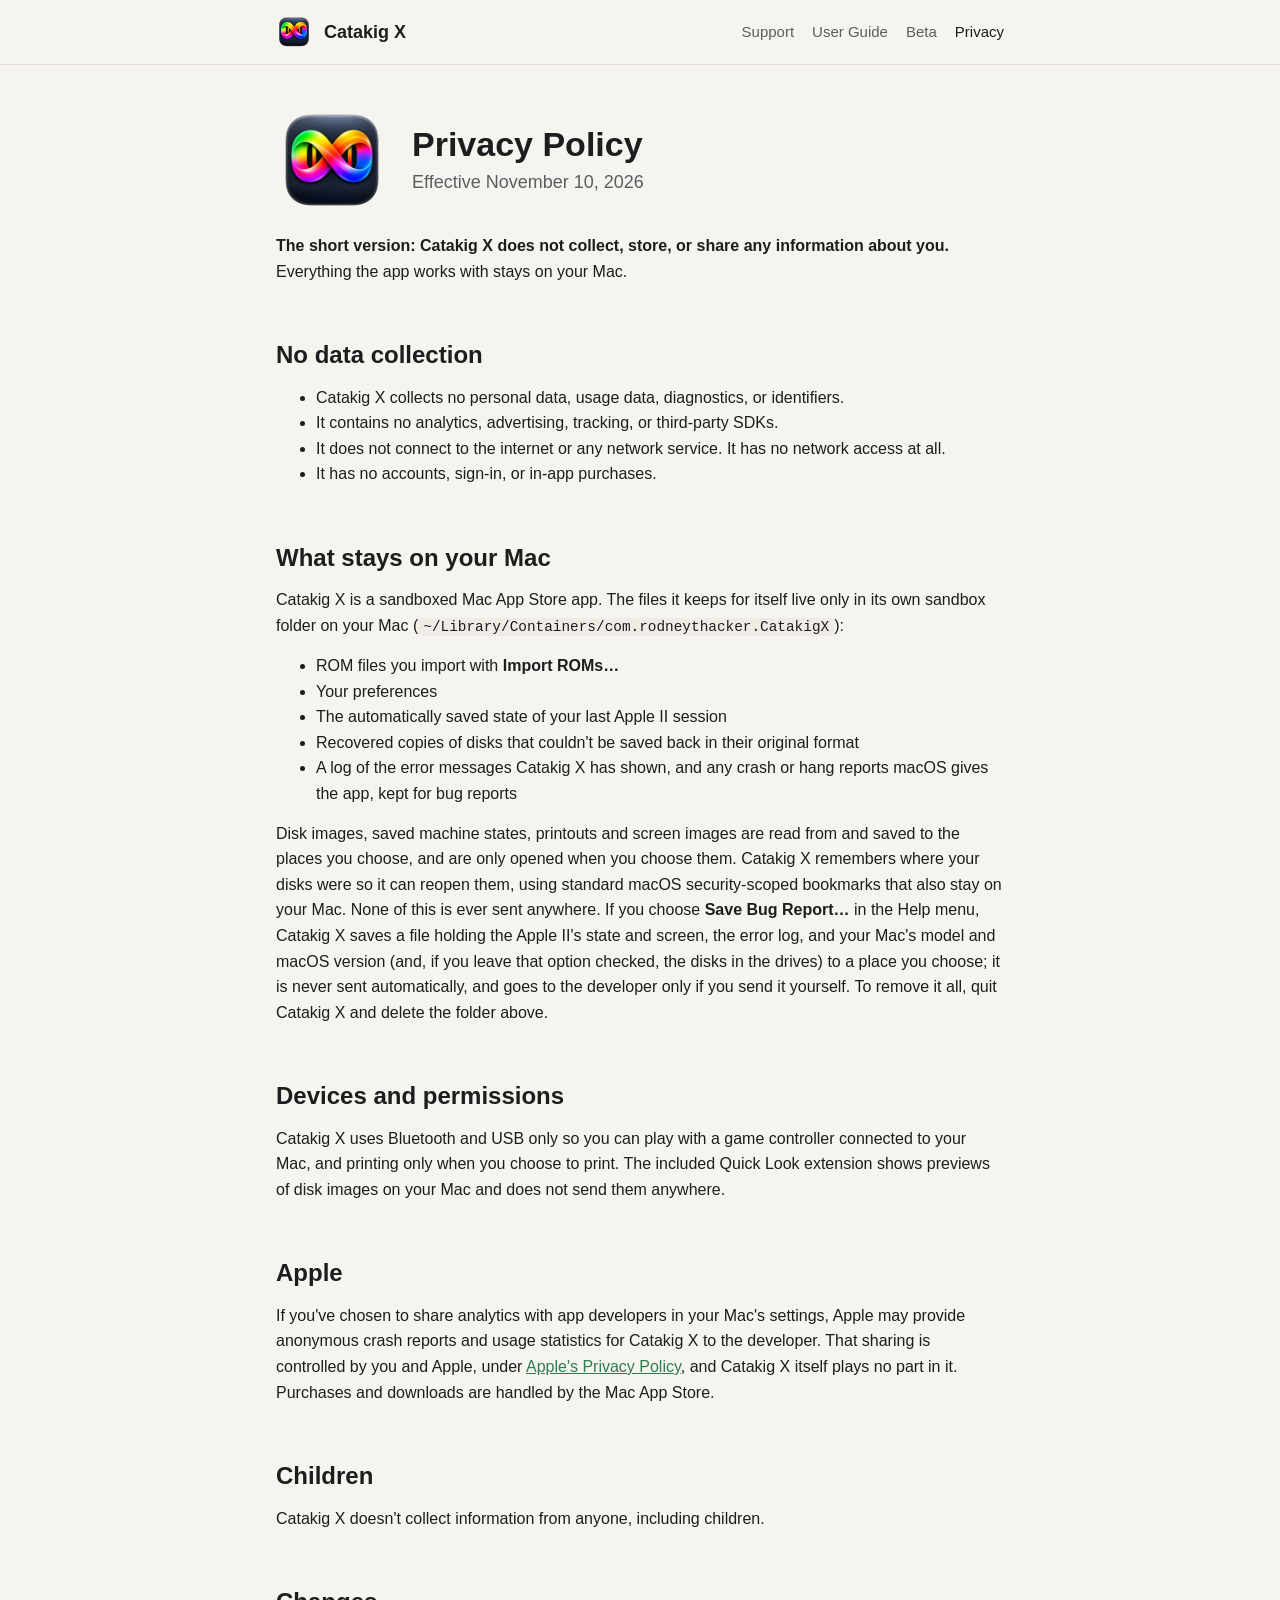
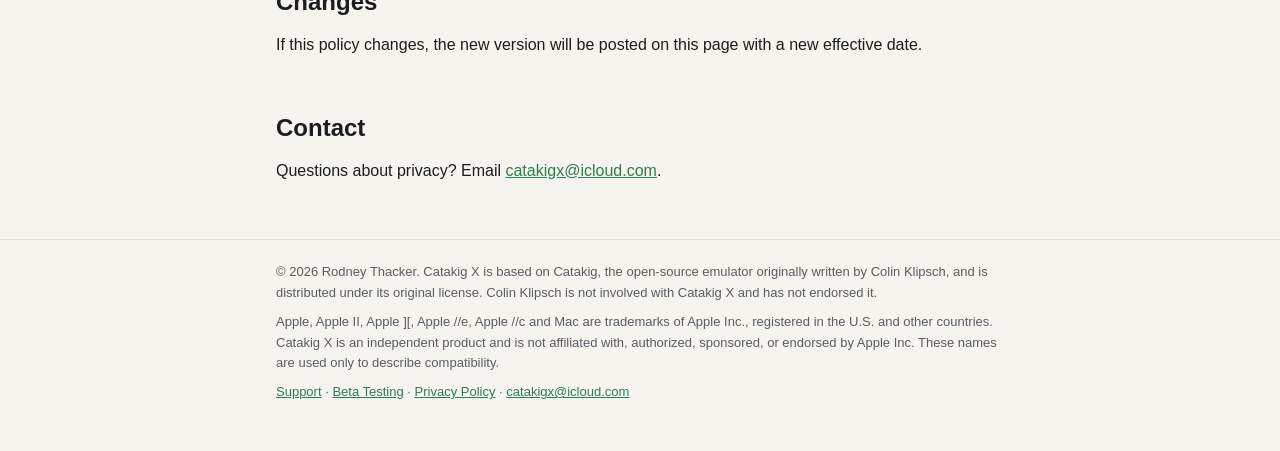
<file: docs/privacy.html>
<!doctype html>
<html lang="en">
<head>
<meta charset="utf-8">
<meta name="viewport" content="width=device-width, initial-scale=1">
<title>Catakig X Privacy Policy</title>
<meta name="description" content="Catakig X collects no data. Privacy policy for the Catakig X Mac app.">
<link rel="icon" type="image/png" href="favicon.png">
<link rel="apple-touch-icon" href="icon.png">
<link rel="stylesheet" href="style.css">
</head>
<body>
<header class="site">
  <div class="wrap">
    <img src="icon.png" alt="" width="36" height="36">
    <a class="name" href="./">Catakig X</a>
    <nav>
      <a href="./">Support</a>
      <a href="Catakig-X-User-Guide.pdf">User Guide</a>
      <a href="beta.html">Beta</a>
      <a href="privacy.html" aria-current="page">Privacy</a>
    </nav>
  </div>
</header>
<main class="wrap">
<section class="hero">
  <img src="icon.png" alt="Catakig X app icon" width="112" height="112">
  <div>
    <h1>Privacy Policy</h1>
    <p>Effective November 10, 2026</p>
  </div>
</section>

<p><strong>The short version: Catakig X does not collect, store, or share any information about you.</strong> Everything the app works with stays on your Mac.</p>

<h2>No data collection</h2>
<ul>
  <li>Catakig X collects no personal data, usage data, diagnostics, or identifiers.</li>
  <li>It contains no analytics, advertising, tracking, or third-party SDKs.</li>
  <li>It does not connect to the internet or any network service. It has no network access at all.</li>
  <li>It has no accounts, sign-in, or in-app purchases.</li>
</ul>

<h2>What stays on your Mac</h2>
<p>Catakig X is a sandboxed Mac App Store app. The files it keeps for itself live only in its own sandbox folder on your Mac (<code>~/Library/Containers/com.rodneythacker.CatakigX</code>):</p>
<ul>
  <li>ROM files you import with <b>Import ROMs…</b></li>
  <li>Your preferences</li>
  <li>The automatically saved state of your last Apple II session</li>
  <li>Recovered copies of disks that couldn't be saved back in their original format</li>
  <li>A log of the error messages Catakig X has shown, and any crash or hang reports macOS gives the app, kept for bug reports</li>
</ul>
<p>Disk images, saved machine states, printouts and screen images are read from and saved to the places you choose, and are only opened when you choose them. Catakig X remembers where your disks were so it can reopen them, using standard macOS security-scoped bookmarks that also stay on your Mac. None of this is ever sent anywhere. If you choose <b>Save Bug Report…</b> in the Help menu, Catakig X saves a file holding the Apple II's state and screen, the error log, and your Mac's model and macOS version (and, if you leave that option checked, the disks in the drives) to a place you choose; it is never sent automatically, and goes to the developer only if you send it yourself. To remove it all, quit Catakig X and delete the folder above.</p>

<h2>Devices and permissions</h2>
<p>Catakig X uses Bluetooth and USB only so you can play with a game controller connected to your Mac, and printing only when you choose to print. The included Quick Look extension shows previews of disk images on your Mac and does not send them anywhere.</p>

<h2>Apple</h2>
<p>If you've chosen to share analytics with app developers in your Mac's settings, Apple may provide anonymous crash reports and usage statistics for Catakig X to the developer. That sharing is controlled by you and Apple, under <a href="https://www.apple.com/legal/privacy/">Apple's Privacy Policy</a>, and Catakig X itself plays no part in it. Purchases and downloads are handled by the Mac App Store.</p>

<h2>Children</h2>
<p>Catakig X doesn't collect information from anyone, including children.</p>

<h2>Changes</h2>
<p>If this policy changes, the new version will be posted on this page with a new effective date.</p>

<h2>Contact</h2>
<p>Questions about privacy? Email <a href="mailto:catakigx@icloud.com?subject=Catakig%20X%20privacy">catakigx@icloud.com</a>.</p>
</main>
<footer class="site">
  <div class="wrap">
    <p>© 2026 Rodney Thacker. Catakig X is based on Catakig, the open-source emulator originally written by Colin Klipsch, and is distributed under its original license. Colin Klipsch is not involved with Catakig X and has not endorsed it.</p>
    <p>Apple, Apple II, Apple ][, Apple //e, Apple //c and Mac are trademarks of Apple Inc., registered in the U.S. and other countries. Catakig X is an independent product and is not affiliated with, authorized, sponsored, or endorsed by Apple Inc. These names are used only to describe compatibility.</p>
    <p><a href="./">Support</a> · <a href="beta.html">Beta Testing</a> · <a href="privacy.html">Privacy Policy</a> · <a href="mailto:catakigx@icloud.com">catakigx@icloud.com</a></p>
  </div>
</footer>
</body>
</html>
</file>
<file: docs/style.css>
:root {
  --bg: #f6f4ef;
  --surface: #ffffff;
  --text: #1d1d1f;
  --muted: #5c5c63;
  --line: #e2ded5;
  --accent: #2f7d4f;
  --accent-ink: #ffffff;
  --code-bg: #efece5;
  color-scheme: light dark;
}
@media (prefers-color-scheme: dark) {
  :root {
    --bg: #141416;
    --surface: #1d1d20;
    --text: #ececef;
    --muted: #a1a1aa;
    --line: #313136;
    --accent: #5fd08a;
    --accent-ink: #0d1a12;
    --code-bg: #26262b;
  }
}
* { box-sizing: border-box; }
html { -webkit-text-size-adjust: 100%; }
body {
  margin: 0;
  background: var(--bg);
  color: var(--text);
  font: 16px/1.6 -apple-system, BlinkMacSystemFont, "Helvetica Neue", Helvetica, Arial, sans-serif;
}
a { color: var(--accent); }
.wrap { max-width: 760px; margin: 0 auto; padding: 0 16px; }

header.site { border-bottom: 1px solid var(--line); }
header.site .wrap { display: flex; align-items: center; gap: 12px; padding-top: 14px; padding-bottom: 14px; }
header.site img { width: 36px; height: 36px; }
header.site .name { font-weight: 700; font-size: 18px; color: var(--text); text-decoration: none; }
header.site nav { margin-left: auto; display: flex; gap: 18px; font-size: 15px; }
header.site nav a { color: var(--muted); text-decoration: none; }
header.site nav a:hover, header.site nav a[aria-current] { color: var(--text); }

.hero { display: flex; gap: 24px; align-items: center; padding: 40px 0 16px; }
.hero img { width: 112px; height: 112px; flex: none; }
.hero h1 { margin: 0 0 4px; font-size: 34px; line-height: 1.15; }
.hero p { margin: 0; color: var(--muted); font-size: 18px; }

h2 { font-size: 24px; margin: 44px 0 10px; padding-top: 8px; }
h3 { font-size: 18px; margin: 28px 0 8px; }
p, ul { margin: 0 0 14px; }
code { font-family: ui-monospace, Menlo, monospace; font-size: 0.9em; background: var(--code-bg); padding: 1px 5px; border-radius: 4px; }

.cards { display: grid; grid-template-columns: repeat(auto-fit, minmax(220px, 1fr)); gap: 12px; margin: 18px 0; }
.card { background: var(--surface); border: 1px solid var(--line); border-radius: 12px; padding: 16px 18px; }
.card h3 { margin: 0 0 6px; font-size: 16px; }
.card p { margin: 0 0 10px; font-size: 15px; color: var(--muted); }
.button { display: inline-block; background: var(--accent); color: var(--accent-ink); text-decoration: none; font-weight: 600; font-size: 15px; padding: 7px 14px; border-radius: 8px; }

.get { display: flex; flex-wrap: wrap; align-items: center; gap: 10px 16px; margin: 8px 0 20px; }
.button.big { font-size: 17px; padding: 11px 20px; border-radius: 10px; }
.get .price { margin: 0; color: var(--muted); font-size: 15px; }
.get .price strong { color: var(--text); }

.note { background: var(--surface); border: 1px solid var(--line); border-left: 4px solid var(--accent); border-radius: 8px; padding: 12px 16px; margin: 16px 0; }

.faq-group { margin-top: 30px; }
.faq details { background: var(--surface); border: 1px solid var(--line); border-radius: 10px; margin: 8px 0; }
.faq summary { cursor: pointer; padding: 11px 16px; font-weight: 600; list-style: none; position: relative; padding-right: 40px; }
.faq summary::-webkit-details-marker { display: none; }
.faq summary::after { content: "+"; position: absolute; right: 16px; top: 9px; color: var(--muted); font-size: 20px; font-weight: 400; }
.faq details[open] summary::after { content: "\2212"; }
.faq .answer { padding: 0 16px 4px; }
.faq .answer p { font-size: 15px; }

table.keys { width: 100%; border-collapse: collapse; margin: 6px 0 14px; font-size: 15px; background: var(--surface); border: 1px solid var(--line); border-radius: 10px; overflow: hidden; }
table.keys td { padding: 7px 14px; border-top: 1px solid var(--line); vertical-align: top; }
table.keys tr:first-child td { border-top: 0; }
table.keys td.key { white-space: pre; font-family: ui-monospace, Menlo, monospace; font-size: 14px; width: 38%; }

footer.site { border-top: 1px solid var(--line); margin-top: 56px; padding: 22px 0 40px; color: var(--muted); font-size: 13px; }
footer.site p { margin: 0 0 8px; }

@media (max-width: 560px) {
  .hero { flex-direction: column; align-items: flex-start; gap: 14px; padding-top: 28px; }
  .hero img { width: 88px; height: 88px; }
  .hero h1 { font-size: 28px; }
  header.site nav { gap: 12px; font-size: 14px; }
  table.keys td.key { white-space: normal; width: 42%; }
}
.nw { white-space: nowrap; }
</file>
